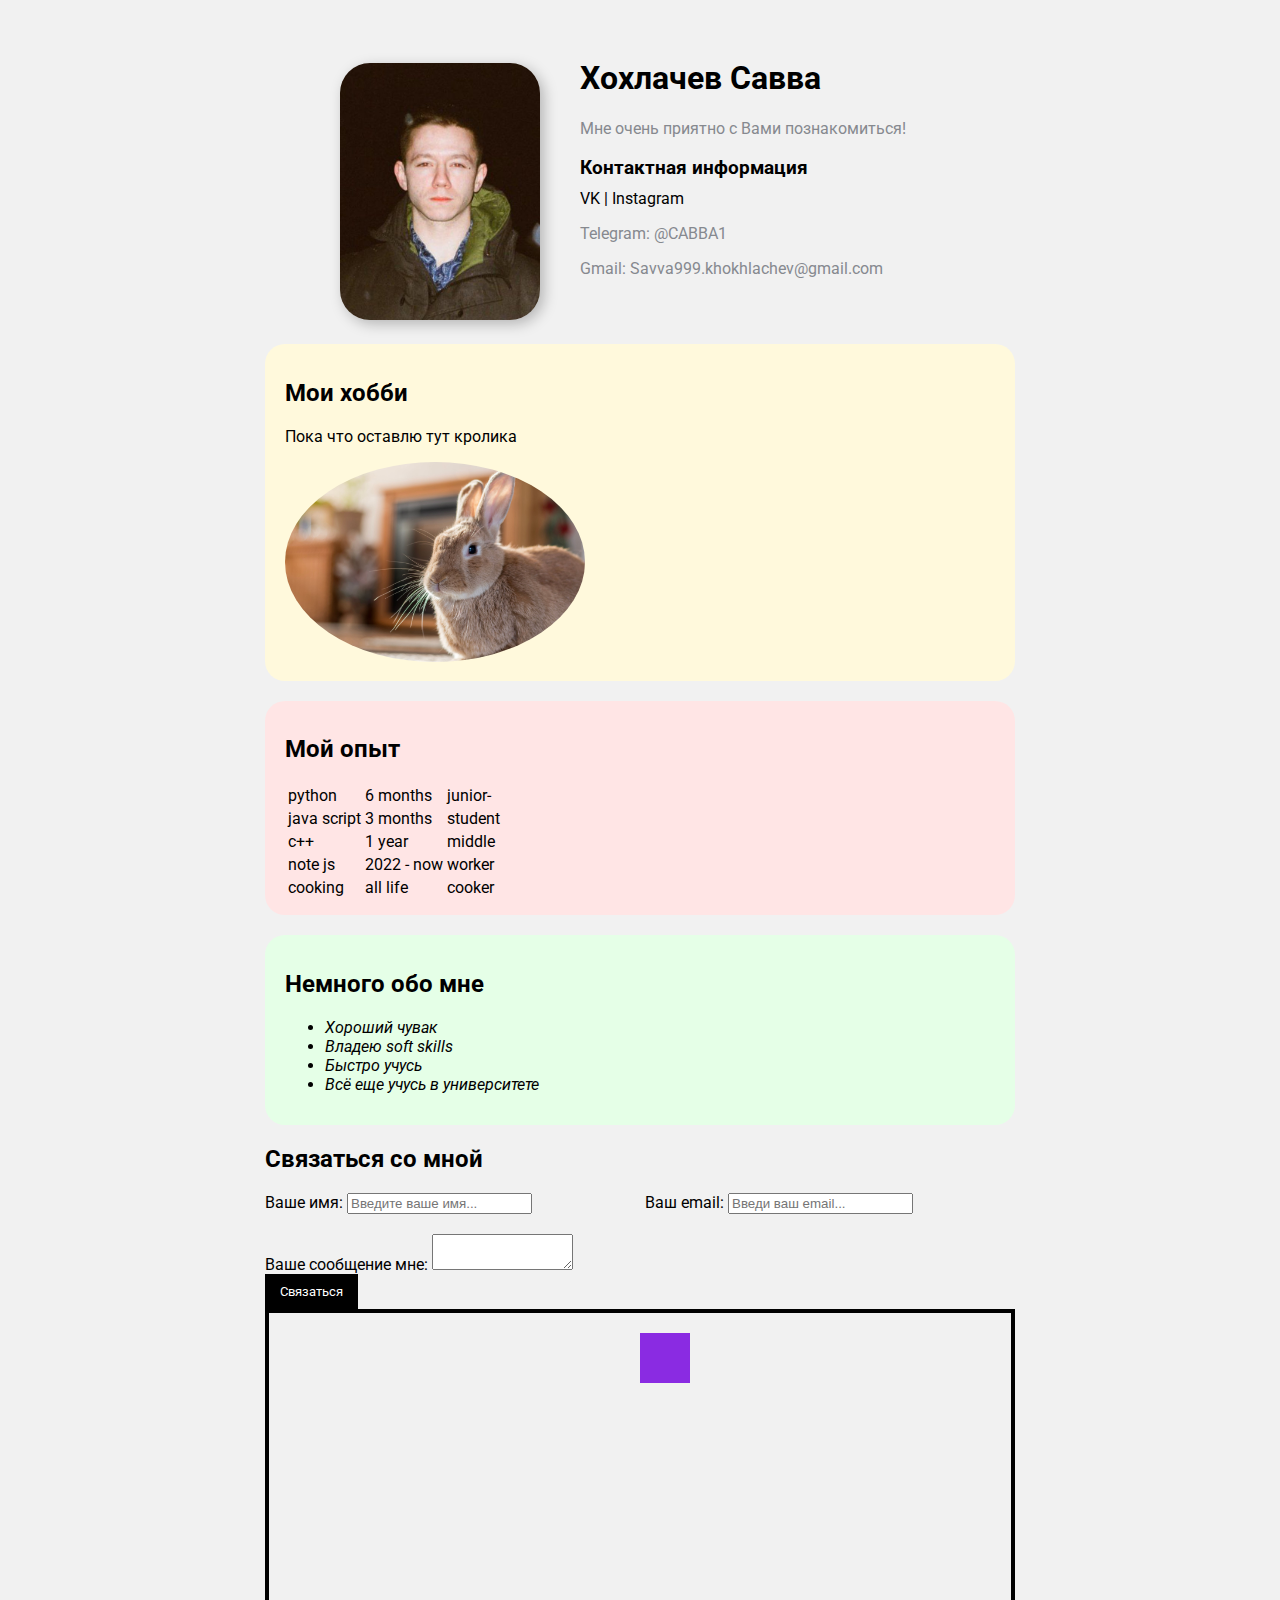
<file: index.html>
<!DOCTYPE html>
<html lang="ru">
<head>
  <meta charset="UTF-8">
  <title>Savva Kh</title>
  <link rel="stylesheet" href="main.css">
</head>
<body>
  <!-- <div class="navbar">
    <div><a href="1page.html">1st page</a></div>
    <div><a href="2page.html">2nd page</a></div>
    <div><a href="3page.html">3rd page</a></div>
  </div> -->

  <div class="container">
    <div class="info">
      <div class="info-img">
        <img src="photo/Savva.png" alt="photo error" class="my_photo">
      </div>
      
      <div class="info-text">
        <h1>Хохлачев Савва</h1>
        <p>Мне очень приятно с Вами познакомиться!</p>
        <h3>Контактная информация</h3>
        <a href="https://vk.com/enot_lookas" target="_blank">VK</a>
        |
        <a href="https://instagram.com/khokhlacheff?igshid=OGQ5ZDc2ODk2ZA==" target="_blank">Instagram</a>
        <p>Telegram: @CABBA1</p>
        <p>Gmail: Savva999.khokhlachev@gmail.com</p>
      </div>
    </div>

    <div class="card bg-yellow">
      <div class="hobby">
        <h2>Мои хобби</h2>
        <p>Пока что оставлю тут кролика</p>
        <img src="photo/krolik.png" alt="Это кролик" style="height: 200px; width: 300px; border-radius: 50%;">
      </div>
    </div>

    <div class="card bg-red">
      <h2>Мой опыт</h2>
      <table class="work_exp">
        <tr>
          <td>python</td>
          <td>6 months</td>
          <td>junior-</td>
        </tr>
        <tr>
          <td>java script</td>
          <td>3 months</td>
          <td>student</td>
        </tr>
        <tr>
          <td>c++</td>
          <td>1 year</td>
          <td>middle</td>
        </tr>
        <tr>
          <td>note js</td>
          <td>2022 - now</td>
          <td>worker</td>
        </tr>
        <tr>
          <td>cooking</td>
          <td>all life</td>
          <td>cooker</td>
        </tr>
      </table>
    </div>
    
    <div class="card bg-green">
      <div class="something_about_me">
        <h2>Немного обо мне</h2>
        <ul class="hobby-list">
          <em>
            <li>Хороший чувак</li>
            <li>Владею soft skills</li>
            <li>Быстро учусь</li>
            <li>Всё еще учусь в университете</li>
          </em>
        </ul>
      </div>
    </div>
    <div class="contact-me">
      <h2>Связаться со мной</h2>
      <form action="/">
        <div class="row">
          <div class="form-group">
            <label for="name">Ваше имя: </label>
            <input type="text" id="name" placeholder="Введите ваше имя...">
          </div>
          <div class="form-group">
            <label for="email">Ваш email: </label>
            <input type="email" id="email" placeholder="Введи ваш email...">
          </div>
        </div>
        <div class="form-group">
          <label for="text">Ваше сообщение мне: </label>
          <textarea id="text" cols="15" rows="2"></textarea>
        </div>
        <input type="submit" value="Связаться" class="btn">
      </form>
    </div>

    <div class="position">
      <div class="box">

      </div>
    </div>
    
  </div>
</body>
</html>
</file>
<file: main.css>
@import url('https://fonts.googleapis.com/css2?family=Roboto&display=swap');

body {
  background-color: #f1f1f1;
  font-family: 'Roboto', sans-serif;
  /* font: normal 16px 'Roboto', sans-serif; */
}

.my_photo {
  width: 200px;
  border-radius: 30px;
  box-shadow: 4px 4px 14px rgba(0, 0, 0, 0.25);
}

.info {
  display: flex;
  padding: 0 10% 0;
  margin-bottom: 20px;
}

.info-text {
  text-align: left;
  margin-left: 40px;
}

.info-text h3 {
  margin-bottom: 10px;
}

.info-img {
  margin-top: 25px;
}

.info p {
  color: #86898f;
}

@media (max-width: 700px) {
  .info {
    display: block;
    text-align: center;
    margin: auto;
  }

  .info-text {
    text-align: center;
  }
}

/* .social {
  width: 65%;
  text-decoration: none;
  background-color: khaki;
  border: 5px solid oldlace;
  padding: 10px;
  padding-top: 0px;
  padding-left: 10%;
  padding-right: 10%;
  border-right-color: olive;
  border-left-color: olive;
  border-radius: 15%;
  margin: auto;
  font-size: larger;
} */

.info_line {
  text-align: center;
  border-bottom: 4px solid peru;
  border-radius: 28%;
}

/* .social a {
  text-decoration: none;
  color: black;
} */

.container {
  max-width: 750px;
  margin: auto;
  padding-top: 30px;
}

.card {
  padding: 15px 20px;
  margin-bottom: 20px;
  border-radius: 20px;
}

.bg-red {
  background-color: #ffe5e5;
}

.bg-yellow {
  background-color: #fff9dc;
}

.bg-green {
  background-color: #e5ffe7;
}

a {
  text-decoration: none;
  color: black;
}

a:hover {
  text-decoration: underline;
}

a:visited {
  color: grey;
}
/* _____________________________
.navbar {
  position: fixed;
  top: 0;
  left: 0;
  width: 100%;
  height: 5%;
  display: flex;
  background-color: aqua;
  text-decoration: none;
  color: black;
  font-size: larger;
  border: 1px solid blue;
  border-radius: 10%;
}

.navbar > div {
  padding-top: 10px;
  padding: 5px 10px;
  margin-left: 20%;
  border-radius: 20%;
}

.navbar > div:hover {
  background-color: gold;
  border: 2px solid green;
}
_____________________________________ */
/* .box-bodel > div {
  float: left;
  background-color: black;
  border: 4px solid red;
  box-sizing: border-box;
  height: 200px;
  width: 25%;
}

.navbar {
  display: none;
}

.navbar a {
  text-decoration: none;
  color: black;
}

.navbar a:hover {
  text-decoration: solid;
  color: green;
  font-weight: bold;
}

.hobby-list {
  padding: 0 20px;
}

.work_exp {
  width: 100%;
}

.work_exp td {
  padding: 10px;
}

.work_exp td:nth-child(2), td:nth-child(3) {
  color: #86898f;
}

.contact-me h2 {
  text-align: center;
}

.form-group label {
  display: block;
  font-size: 14px;
  color: #86898f;
}

.form-group input, textarea {
  width: 100%;
  border: none;
  box-sizing: border-box;
  border-bottom: 1px solid #ccc;
  padding: 15px 0 10px;
  outline: none;
  font-family: inherit; /*наследуем стиль сайта*/
  /* color: black;
  font-weight: bold;
  background: transparent;
} */

.row {
  display: flex;
  margin-bottom: 20px;
}

.row > .form-group {
  width: 50%;
}

.row > .form-group:first-child {
  margin-right: 10px;
}

.btn {
  background: black;
  color: white;
  padding: 10px 15px;
  border: none;
  font-family: inherit;
  cursor: pointer;
}

.btn:hover {
  background: #e5ffe7;
  color: black;
  font-weight: bold;
  border: 1px solid black;
}

.position {
  position: relative;
  border: 4px solid black;
  height: 300px;
}

.box {
  position: absolute;
  width: 50px;
  height: 50px;
  left: 50%;
  top: 20px;
  background-color: blueviolet;
}
</file>
